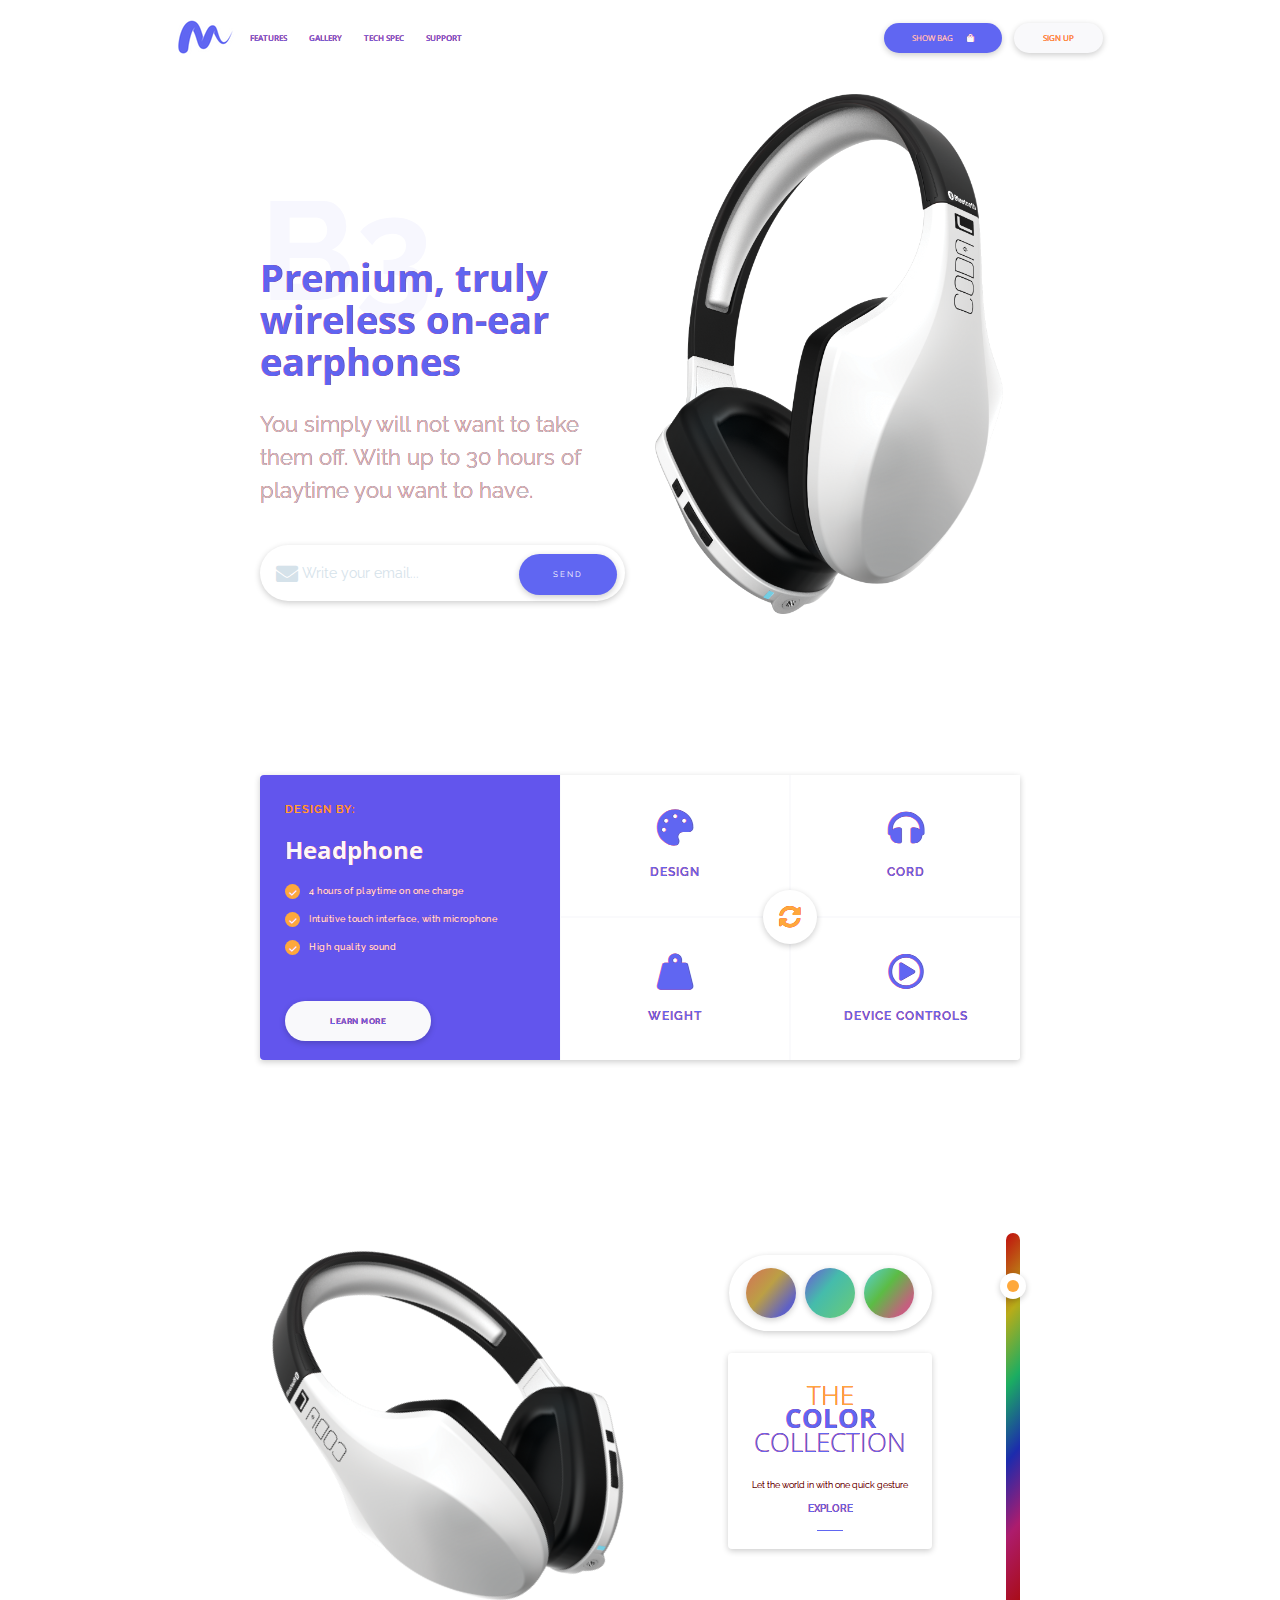
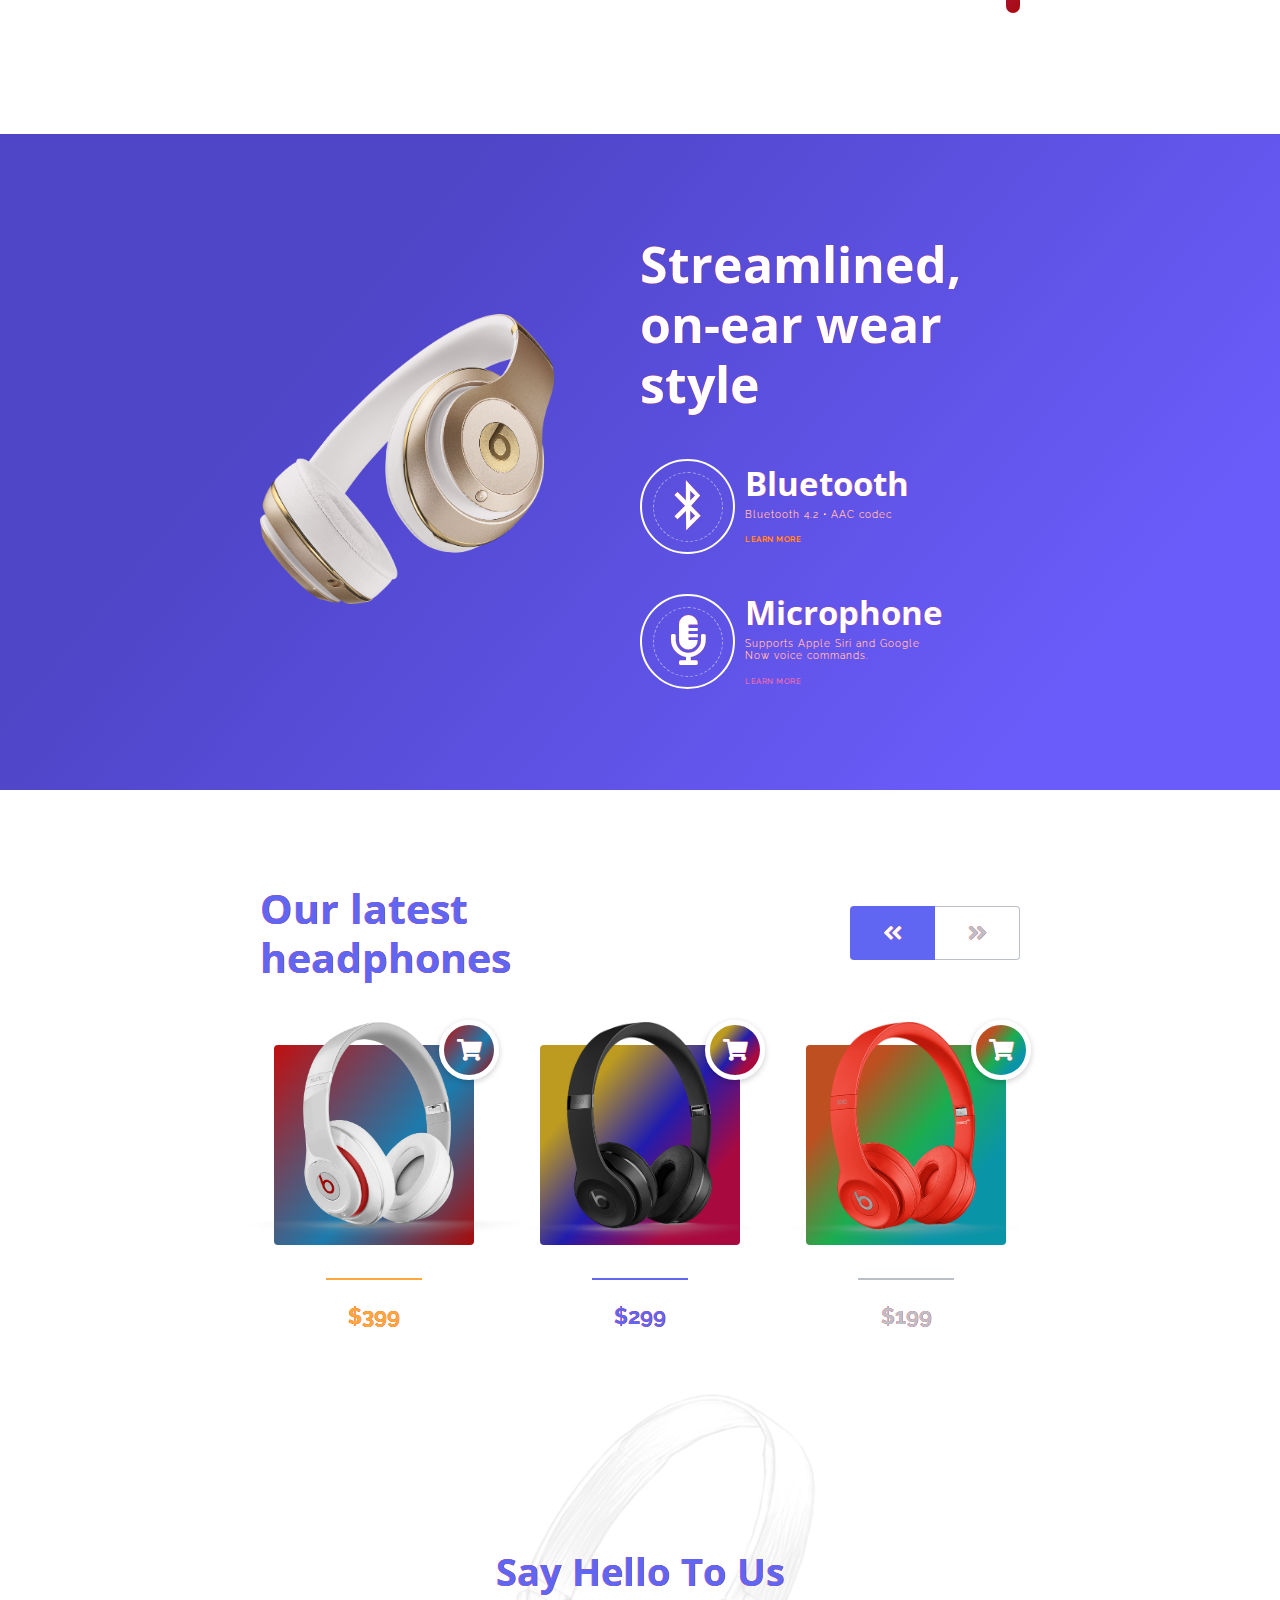
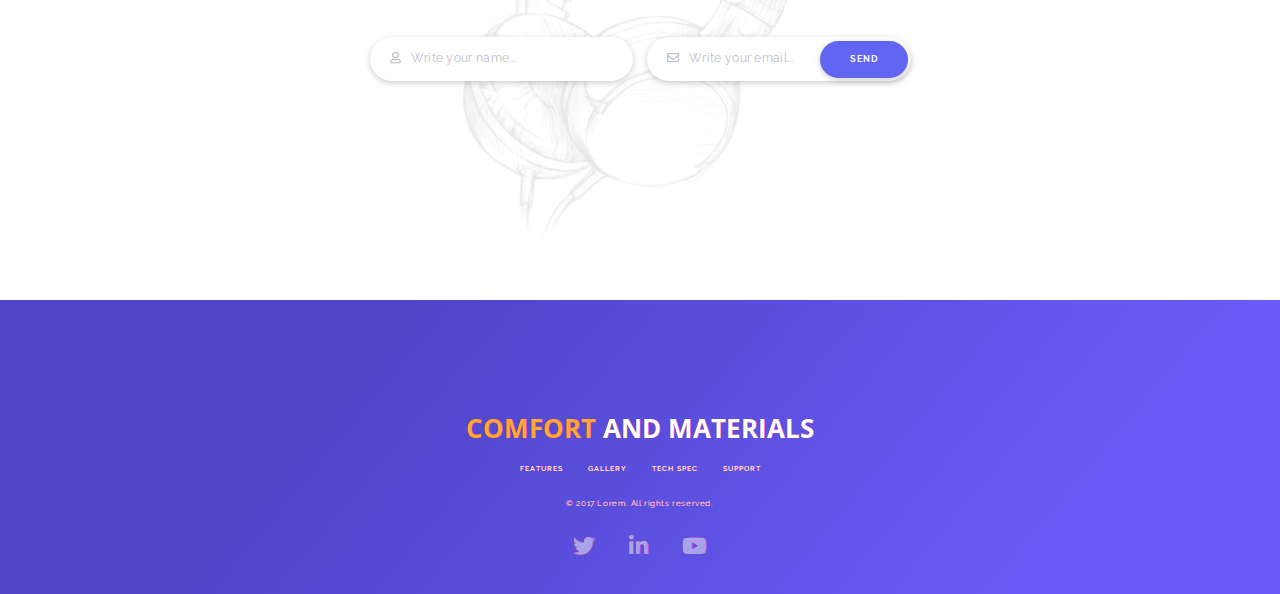
<file: index.html>
<!DOCTYPE html>
<html lang="en">

<head>
    <meta charset="UTF-8">
    <meta name="viewport" content="width=device-width, initial-scale=1.0">
    <meta http-equiv="X-UA-Compatible" content="ie=edge">
    <title>FMWEBCO | Headphones</title>
    <link rel="stylesheet" href="./css/main.css">

</head>

<body>
    <header class="header header--main">
        <!-- SECTION NAVBAR -->
        <nav class="nav nav--main">
            <div class="container">
                <div class="nav__logo">
                    <img src="./img/logo.png" alt="">
                </div>

                <div class="nav__links">
                    <a href="#!">Features</a>
                    <a href="#!">Gallery</a>
                    <a href="#!">Tech Spec</a>
                    <a href="#!">Support</a>
                </div>

                <div class="nav__buttons">
                    <a href="#!" class="btn btn--primary btn--rounded">Show Bag <i class="fas fa-shopping-bag"></i></a>
                    <a href="#!" class="btn btn--secondary btn--rounded">
                        Sign Up
                    </a>
                </div>
            </div>
        </nav>
        <!-- SECTION HEADER -->
        <div class="container">
            <div class="two-columns">
                <div class="header__left">
                    <div class="header__left__brand">
                        B3
                    </div>

                    <h2 class="header__left__title">
                        Premium, truly wireless on-ear earphones
                    </h2>

                    <p class="header__left__description">
                        You simply will not want to take them off. With up to 30 hours of playtime you want to have.
                    </p>

                    <div class="header__left__cta">
                        <i class="fas fa-envelope"></i>
                        <input type="text" placeholder="Write your email...">
                        <button class="btn btn--primary btn--rounded">Send</button>
                    </div>
                </div>
                <div class="header__right">
                    <img src="./img/headphones.png" alt="white wireless headphones B3">
                </div>
            </div>
        </div>
    </header>

    <!-- SECTION DESIGN -->
    <section class="design container">
        <div class="two-columns">
            <div class="design__left">
                <h6>design by:</h6>

                <h2>headphone</h2>

                <div class="checklist">
                    <div class="checkbox">
                        <div class="circle">
                            <i class="fas fa-check"></i>
                        </div>
                    </div>

                    <p>4 hours of playtime on one charge</p>
                </div>

                <div class="checklist">
                    <div class="checkbox">
                        <div class="circle">
                            <i class="fas fa-check"></i>
                        </div>
                    </div>

                    <p>Intuitive touch interface, with microphone</p>
                </div>

                <div class="checklist">
                    <div class="checkbox">
                        <div class="circle">
                            <i class="fas fa-check"></i>
                        </div>
                    </div>

                    <p>High quality sound</p>
                </div>
                <a href="#!" class="btn btn--primary btn--rounded">learn more</a>
            </div>

            <div class="design__right">
                <div class="icon__rounded">
                    <i class="fas fa-sync-alt"></i>
                </div>

                <div class="design__box_1 box">
                    <i class="fas fa-palette"></i>
                    <h6>Design</h6>
                </div>

                <div class="design__box_2 box">
                    <i class="fas fa-headphones"></i>
                    <h6>Cord</h6>
                </div>

                <div class="design__box_3 box">
                    <i class="fas fa-weight-hanging"></i>
                    <h6>Weight</h6>
                </div>

                <div class="design__box_4 box">
                    <i class="far fa-play-circle"></i>
                    <h6>Device Controls</h6>
                </div>
            </div>
        </div>
    </section>

    <!-- SECTION COLOR -->
    <section class="color container">
        <div class="color-two-columns two-columns">
            <div class="color__left">
                <img src="./img/headphones.png" alt="Wireless Headphones">
            </div>

            <div class="color__right">
                <div class="color__right__swatch ">
                    <div class="swatch__1 swatch">

                    </div>

                    <div class="swatch__2 swatch">

                    </div>

                    <div class="swatch__3 swatch">

                    </div>
                </div>

                <div class="color__right__description">
                    <h2 class="block">
                        <span class="span--1 block">the</span>

                        <span class="span--2 block">color</span>

                        collection
                    </h2>

                    <p>Let the world in with one quick gesture</p>

                    <a href="#!" class="btn btn--third">Explore</a>
                    <b></b>
                </div>

                <div class="color__right__color-slider">
                    <div class="color-slider__picker">
                        <div class="picker__inside"></div>
                    </div>
                </div>

            </div>
        </div>
    </section>

    <!-- SECTION BLUEPRINT -->
    <section class="blueprint">
        <div class="container">
            <div class="blueprint__two-columns two-columns">
                <div class="left">
                    <img src="./img/gold-beats1.png" alt="blueprint of headphones">
                </div>

                <div class="right">
                    <h2>Streamlined, <br>
                        on-ear wear <br>
                        style
                    </h2>

                    <div class="bluetooth media">
                        <div class="bluetooth__left media__left">
                            <div class="left__circle">
                                <i class="fab fa-bluetooth-b"></i>
                            </div>
                        </div>

                        <div class="bluetooth__right media__right">
                            <h4>Bluetooth</h4>
                            <small>Bluetooth 4.2 &bull; AAC codec </small>
                            <a href="#!" class="btn btn--third">Learn More</a>
                        </div>
                    </div>

                    <div class="microphone media">
                        <div class="microphone__left media__left">
                            <div class="left__circle">
                                <i class="fas fa-microphone-alt"></i>
                            </div>
                        </div>

                        <div class="microphone__right media__right">
                            <h4>Microphone</h4>

                            <small>Supports Apple Siri and Google <br>
                                Now voice commands.</small>

                            <a href="#!" class="btn btn--third">Learn More</a>
                        </div>
                    </div>
                </div>
            </div>
        </div>
    </section>

    <!-- SECTION SHOPPING -->
    <section class="shopping">
        <div class="container">
            <div class="shopping__header">
                <h2>
                    Our latest <br> headphones
                </h2>

                <div class="media">
                    <div class="media__left">
                        <i class="fas fa-angle-double-left"></i>
                    </div>

                    <div class="media__right">
                        <i class="fas fa-angle-double-right"></i>
                    </div>
                </div>
            </div>

            <div class="shopping__body col-3">
                <div class="price-card call-out">
                    <div class="price-card__product product">
                        <img src="./img/white-headphones.png" alt="black headphones">

                        <div class="product__icon">
                            <i class="fas fa-shopping-cart"></i>
                        </div>
                    </div>

                    <b class="price-card__seperator"></b>

                    <div class="price-card__price">$399</div>
                </div>

                <div class="price-card call-out">
                    <div class="price-card__product product">
                        <img src="./img/black-headphones.png" alt="black headphones">

                        <div class="product__icon">
                            <i class="fas fa-shopping-cart"></i>
                        </div>
                    </div>

                    <b class="price-card__seperator"></b>

                    <div class="price-card__price">$299</div>
                </div>

                <div class="price-card call-out">
                    <div class="price-card__product product">
                        <img src="./img/red-headphones.png" alt="black headphones">

                        <div class="product__icon">
                            <i class="fas fa-shopping-cart"></i>
                        </div>
                    </div>

                    <b class="price-card__seperator"></b>

                    <div class="price-card__price">$199</div>
                </div>
            </div>
        </div>
    </section>

    <!-- SECTION HELLO -->
    <section class="" id="hello" class="hello">
        <div class="container">
            <h2>Say hello to us</h2>
            <div class="hello__inputs">
                <input type="text" placeholder="   Write your name..." />
                <input type="text" placeholder="   Write your email..." />
                <button class="btn btn--primary btn--rounded">Send</button>
            </div>
        </div>
    </section>

    <!-- FOOTER -->
    <footer id="footer" class="footer">
        <div class="container">
            <h2 class="footer__title">
                <span>comfort</span>
                and materials
            </h2>

            <div class="footer__links">
                <a href="#!" class="links">Features</a>

                <a href="#!" class="links">Gallery</a>

                <a href="#!" class="links">Tech Spec</a>

                <a href="#!" class="links">Support</a>
            </div>

            <div class="footer__copy">
                &copy; 2017 Lorem. All rights reserved.
            </div>

            <div class="footer__social">
                <a href="//twitter.com" class="social">
                    <i class="fab fa-twitter"></i>
                </a>

                <a href="//linkedin.com" class="social">
                    <i class="fab fa-linkedin-in"></i>
                </a>

                <a href="//youtube.com" class="social">
                    <i class="fab fa-youtube"></i>
                </a>
            </div>
        </div>
    </footer>

</body>

</html>
</file>
<file: css/main.css>
/* MAIN.CSS */

@import '//use.fontawesome.com/releases/v5.4.1/css/all.css';
@import './base/base.css';
@import './variables.css';
@import './helpers.css';
@import './layout/layouts.css';
@import './modules/modules.css';
@import './user-overrides.css';
</file>
